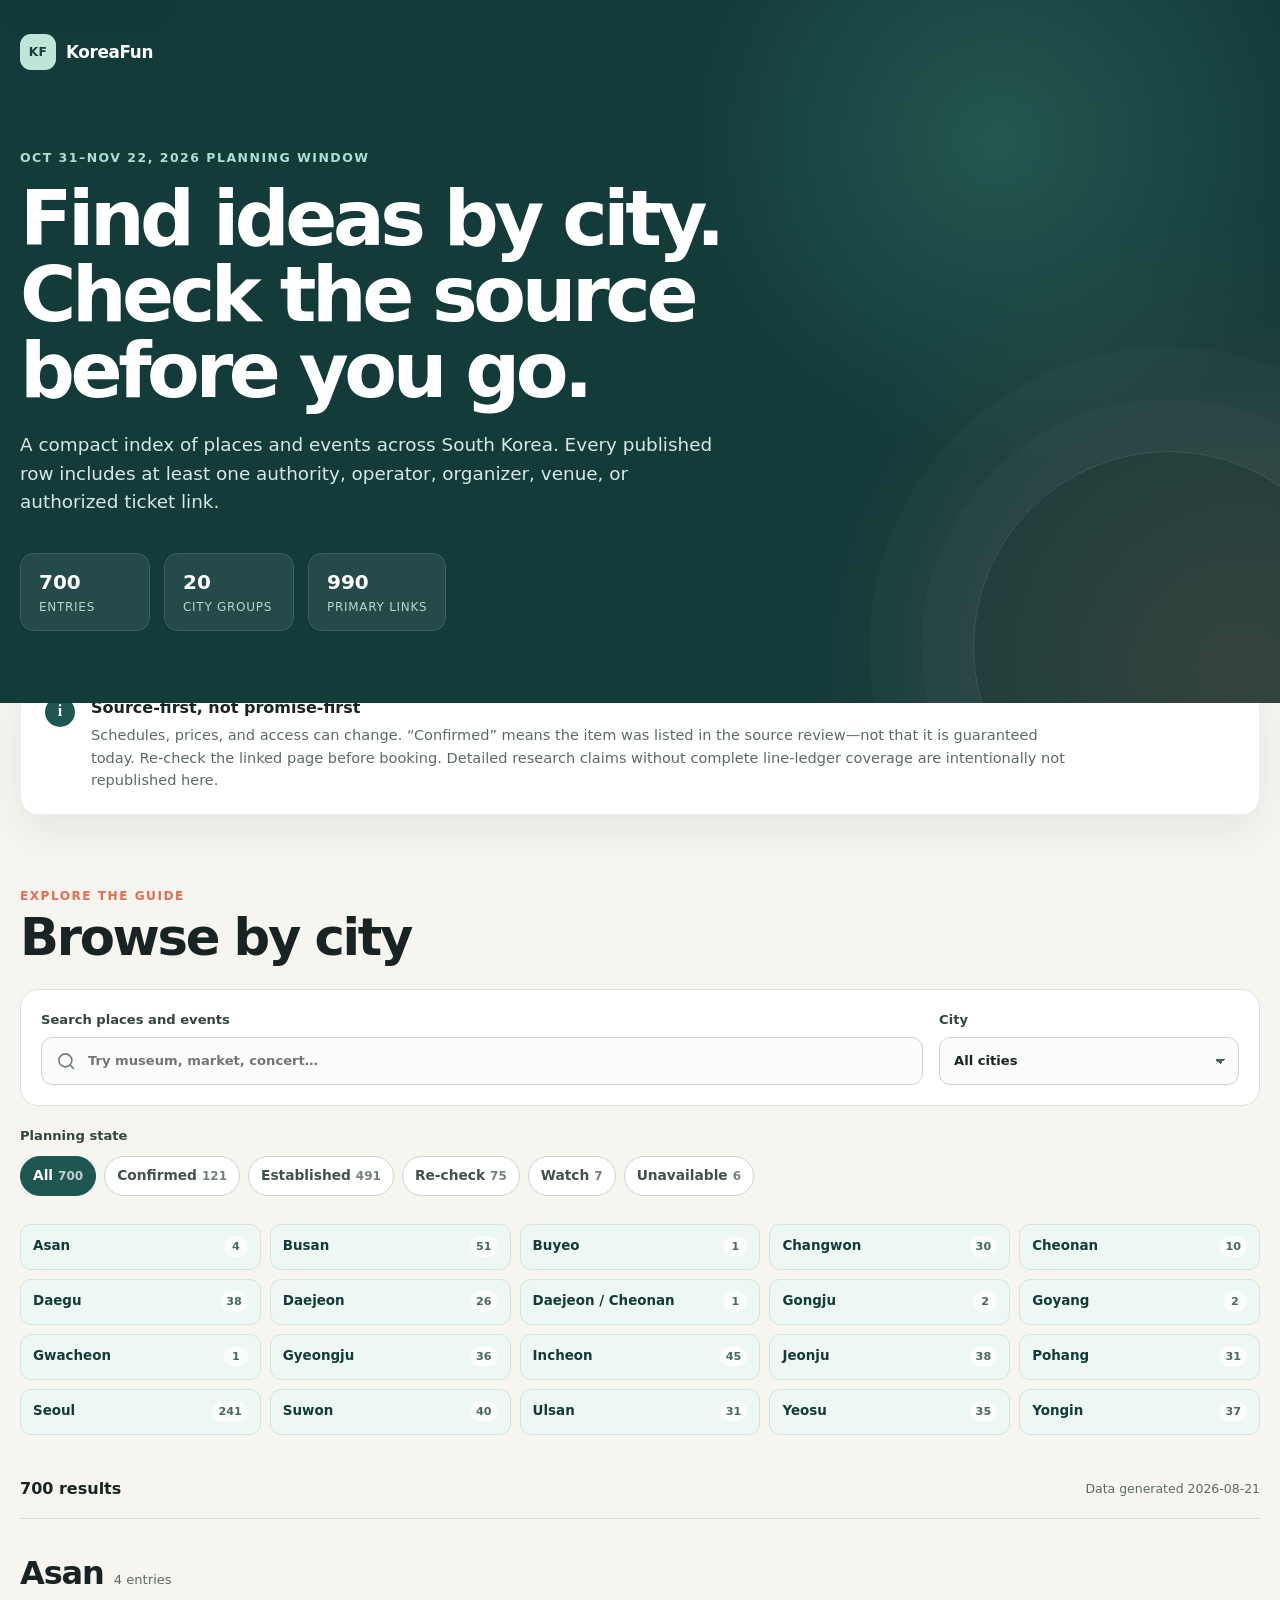
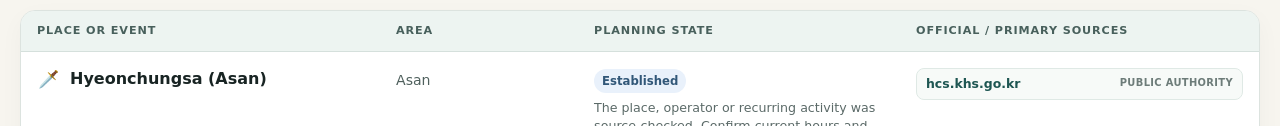
<file: index.html>
<!doctype html>
<html lang="en">
<head>
  <meta charset="utf-8">
  <meta name="viewport" content="width=device-width, initial-scale=1">
  <meta name="description" content="A city-grouped, source-first index of places and events for a 2026 South Korea trip.">
  <meta name="theme-color" content="#123b3a">
  <meta http-equiv="Content-Security-Policy" content="default-src 'self'; script-src 'self'; style-src 'self'; img-src 'self' data:; connect-src 'self'; object-src 'none'; base-uri 'none'; form-action 'self'">
  <title>KoreaFun — source-first city guide</title>
  <link rel="stylesheet" href="styles.css">
  <script src="app.js" defer></script>
</head>
<body>
  <a class="skip-link" href="#results">Skip to results</a>

  <header class="site-header">
    <div class="shell header-inner">
      <a class="brand" href="./" aria-label="KoreaFun home">
        <span class="brand-mark" aria-hidden="true">KF</span>
        <span>KoreaFun</span>
      </a>
      <p class="eyebrow">Oct 31–Nov 22, 2026 planning window</p>
      <h1>Find ideas by city.<br>Check the source before you go.</h1>
      <p class="intro">A compact index of places and events across South Korea. Every published row includes at least one authority, operator, organizer, venue, or authorized ticket link.</p>
      <div class="stats" aria-label="Guide statistics">
        <div class="stat"><strong id="entry-stat">—</strong><span>entries</span></div>
        <div class="stat"><strong id="city-stat">—</strong><span>city groups</span></div>
        <div class="stat"><strong id="source-stat">—</strong><span>primary links</span></div>
      </div>
    </div>
  </header>

  <main>
    <section class="notice shell" aria-labelledby="notice-title">
      <div class="notice-icon" aria-hidden="true">i</div>
      <div>
        <h2 id="notice-title">Source-first, not promise-first</h2>
        <p>Schedules, prices, and access can change. “Confirmed” means the item was listed in the source review—not that it is guaranteed today. Re-check the linked page before booking. Detailed research claims without complete line-ledger coverage are intentionally not republished here.</p>
      </div>
    </section>

    <section class="explorer shell" aria-labelledby="explorer-title">
      <div class="section-heading">
        <div>
          <p class="kicker">Explore the guide</p>
          <h2 id="explorer-title">Browse by city</h2>
        </div>
        <button class="text-button" id="clear-button" type="button" hidden>Clear filters</button>
      </div>

      <form class="filters" id="filters" role="search">
        <label class="field search-field" for="search-input">
          <span>Search places and events</span>
          <span class="input-wrap">
            <svg aria-hidden="true" viewBox="0 0 24 24" width="20" height="20"><path d="m21 21-4.35-4.35m2.35-5.4A7.75 7.75 0 1 1 3.5 11.25a7.75 7.75 0 0 1 15.5 0Z" fill="none" stroke="currentColor" stroke-width="2" stroke-linecap="round"/></svg>
            <input id="search-input" name="q" type="search" autocomplete="off" placeholder="Try museum, market, concert…">
          </span>
        </label>

        <label class="field city-field" for="city-select">
          <span>City</span>
          <select id="city-select" name="city">
            <option value="all">All cities</option>
          </select>
        </label>
      </form>

      <div class="status-filter" aria-labelledby="status-filter-label">
        <span id="status-filter-label">Planning state</span>
        <div class="status-buttons" id="status-buttons"></div>
      </div>

      <nav class="city-index" id="city-index" aria-label="Quick city selection"></nav>

      <div class="results-bar" aria-live="polite">
        <p id="result-count">Loading the guide…</p>
        <p class="updated" id="updated"></p>
      </div>

      <div id="loading" class="state-panel" role="status">
        <span class="loader" aria-hidden="true"></span>
        <p>Loading source-checked entries…</p>
      </div>

      <div id="error" class="state-panel error-panel" role="alert" hidden>
        <p><strong>The guide could not be loaded.</strong></p>
        <p>Check your connection and try again.</p>
        <button id="retry-button" class="primary-button" type="button">Try again</button>
      </div>

      <div id="empty" class="state-panel" hidden>
        <p><strong>No matching entries.</strong></p>
        <p>Try a broader search or clear the filters.</p>
      </div>

      <div id="results" class="results" tabindex="-1"></div>
    </section>
  </main>

  <footer class="site-footer">
    <div class="shell footer-inner">
      <div>
        <a class="brand footer-brand" href="./"><span class="brand-mark" aria-hidden="true">KF</span><span>KoreaFun</span></a>
        <p>A conservative planning index built from explicit first-party and authority links.</p>
      </div>
      <div class="footer-links">
        <a href="https://github.com/karagemop466-tech/KoreaFun/blob/main/audit/SITE-DATA-VERIFICATION.md">Verification method</a>
        <a href="https://github.com/karagemop466-tech/KoreaFun">View repository</a>
      </div>
    </div>
  </footer>

  <noscript>
    <div class="noscript">JavaScript is required to filter and display this guide. The source data is available in <a href="data.json">data.json</a>.</div>
  </noscript>
</body>
</html>
</file>
<file: styles.css>
:root {
  --ink: #182423;
  --muted: #5b6a68;
  --paper: #f7f5ef;
  --surface: #ffffff;
  --line: #dce3df;
  --brand: #123b3a;
  --brand-2: #1e5652;
  --mint: #d8eee7;
  --mint-2: #edf7f3;
  --coral: #e66c55;
  --coral-soft: #fff0eb;
  --gold-soft: #fff4d7;
  --blue-soft: #e9f1fb;
  --gray-soft: #edf0ef;
  --shadow: 0 16px 40px rgba(22, 47, 45, 0.08);
  --radius: 18px;
  --shell: min(1380px, calc(100% - 40px));
}

* {
  box-sizing: border-box;
}

html {
  scroll-behavior: smooth;
}

body {
  margin: 0;
  color: var(--ink);
  background: var(--paper);
  font-family: Inter, ui-sans-serif, system-ui, -apple-system, BlinkMacSystemFont, "Segoe UI", sans-serif;
  font-size: 16px;
  line-height: 1.55;
  -webkit-font-smoothing: antialiased;
}

button,
input,
select {
  font: inherit;
}

button,
a,
input,
select {
  -webkit-tap-highlight-color: transparent;
}

a {
  color: var(--brand-2);
  text-underline-offset: 3px;
}

a:hover {
  color: #0b2f2d;
}

:focus-visible {
  outline: 3px solid #f4ad49;
  outline-offset: 3px;
}

[hidden] {
  display: none !important;
}

.shell {
  width: var(--shell);
  margin-inline: auto;
}

.skip-link {
  position: fixed;
  z-index: 100;
  top: 12px;
  left: 12px;
  padding: 10px 14px;
  color: var(--ink);
  background: #fff;
  border-radius: 8px;
  box-shadow: var(--shadow);
  transform: translateY(-150%);
}

.skip-link:focus {
  transform: translateY(0);
}

.site-header {
  position: relative;
  overflow: hidden;
  color: #fff;
  background:
    radial-gradient(circle at 78% 20%, rgba(114, 195, 169, 0.2) 0, transparent 28%),
    radial-gradient(circle at 97% 95%, rgba(230, 108, 85, 0.17) 0, transparent 32%),
    var(--brand);
}

.site-header::after {
  content: "";
  position: absolute;
  right: -85px;
  bottom: -140px;
  width: 390px;
  height: 390px;
  border: 1px solid rgba(255, 255, 255, 0.12);
  border-radius: 50%;
  box-shadow: 0 0 0 52px rgba(255, 255, 255, 0.025), 0 0 0 104px rgba(255, 255, 255, 0.02);
  pointer-events: none;
}

.header-inner {
  position: relative;
  z-index: 1;
  min-height: 510px;
  padding: 34px 0 72px;
}

.brand {
  display: inline-flex;
  align-items: center;
  gap: 10px;
  color: inherit;
  font-size: 1.05rem;
  font-weight: 760;
  letter-spacing: -0.02em;
  text-decoration: none;
}

.brand:hover {
  color: inherit;
}

.brand-mark {
  display: grid;
  width: 36px;
  height: 36px;
  place-items: center;
  color: var(--brand);
  background: #bfe5d8;
  border-radius: 11px;
  font-size: 0.76rem;
  font-weight: 850;
  letter-spacing: 0.04em;
}

.eyebrow {
  margin: 78px 0 14px;
  color: #aee0d1;
  font-size: 0.78rem;
  font-weight: 780;
  letter-spacing: 0.12em;
  text-transform: uppercase;
}

h1,
h2,
h3,
p {
  margin-top: 0;
}

h1 {
  max-width: 850px;
  margin-bottom: 22px;
  font-size: clamp(2.55rem, 6vw, 5.2rem);
  font-weight: 760;
  letter-spacing: -0.058em;
  line-height: 0.99;
}

.intro {
  max-width: 700px;
  margin-bottom: 36px;
  color: #d8e8e4;
  font-size: clamp(1rem, 2vw, 1.15rem);
}

.stats {
  display: flex;
  flex-wrap: wrap;
  gap: 14px;
}

.stat {
  min-width: 130px;
  padding: 13px 18px;
  background: rgba(255, 255, 255, 0.08);
  border: 1px solid rgba(255, 255, 255, 0.12);
  border-radius: 14px;
  backdrop-filter: blur(8px);
}

.stat strong,
.stat span {
  display: block;
}

.stat strong {
  font-size: 1.25rem;
}

.stat span {
  color: #bcd4ce;
  font-size: 0.75rem;
  letter-spacing: 0.06em;
  text-transform: uppercase;
}

main {
  padding-bottom: 90px;
}

.notice {
  display: grid;
  grid-template-columns: auto 1fr;
  gap: 16px;
  margin-top: -30px;
  padding: 22px 24px;
  background: var(--surface);
  border: 1px solid rgba(18, 59, 58, 0.08);
  border-radius: var(--radius);
  box-shadow: var(--shadow);
}

.notice-icon {
  display: grid;
  width: 30px;
  height: 30px;
  margin-top: 1px;
  place-items: center;
  color: #fff;
  background: var(--brand-2);
  border-radius: 50%;
  font-family: Georgia, serif;
  font-weight: 700;
}

.notice h2 {
  margin: 0 0 4px;
  font-size: 1rem;
}

.notice p {
  max-width: 980px;
  margin: 0;
  color: var(--muted);
  font-size: 0.91rem;
}

.explorer {
  padding-top: 72px;
}

.section-heading {
  display: flex;
  align-items: end;
  justify-content: space-between;
  gap: 20px;
  margin-bottom: 24px;
}

.kicker {
  margin-bottom: 5px;
  color: var(--coral);
  font-size: 0.76rem;
  font-weight: 800;
  letter-spacing: 0.12em;
  text-transform: uppercase;
}

.section-heading h2 {
  margin: 0;
  font-size: clamp(2rem, 4vw, 3.2rem);
  letter-spacing: -0.045em;
  line-height: 1.05;
}

.text-button {
  padding: 8px 0;
  color: var(--brand-2);
  background: transparent;
  border: 0;
  font-weight: 720;
  cursor: pointer;
}

.text-button:hover {
  text-decoration: underline;
  text-underline-offset: 4px;
}

.filters {
  display: grid;
  grid-template-columns: minmax(0, 1fr) minmax(220px, 0.34fr);
  gap: 16px;
  padding: 20px;
  background: var(--surface);
  border: 1px solid var(--line);
  border-radius: var(--radius);
}

.field {
  display: grid;
  gap: 7px;
  color: #344442;
  font-size: 0.82rem;
  font-weight: 720;
}

.input-wrap {
  position: relative;
  display: block;
}

.input-wrap svg {
  position: absolute;
  top: 50%;
  left: 15px;
  color: #71817e;
  pointer-events: none;
  transform: translateY(-50%);
}

input,
select {
  width: 100%;
  height: 48px;
  color: var(--ink);
  background-color: #fbfcfb;
  border: 1px solid #cbd6d2;
  border-radius: 11px;
}

input {
  padding: 0 15px 0 46px;
}

select {
  padding: 0 42px 0 14px;
  background-image: linear-gradient(45deg, transparent 50%, #49615d 50%), linear-gradient(135deg, #49615d 50%, transparent 50%);
  background-position: calc(100% - 18px) 21px, calc(100% - 13px) 21px;
  background-repeat: no-repeat;
  background-size: 5px 5px, 5px 5px;
  appearance: none;
}

input:hover,
select:hover {
  border-color: #93aaa4;
}

.status-filter {
  display: grid;
  gap: 10px;
  margin-top: 20px;
}

.status-filter > span {
  color: #344442;
  font-size: 0.82rem;
  font-weight: 720;
}

.status-buttons {
  display: flex;
  flex-wrap: wrap;
  gap: 8px;
}

.filter-chip,
.city-chip {
  border: 1px solid #cbd6d2;
  cursor: pointer;
  transition: 150ms ease;
}

.filter-chip {
  padding: 8px 12px;
  color: #41514f;
  background: var(--surface);
  border-radius: 999px;
  font-size: 0.86rem;
  font-weight: 680;
}

.filter-chip:hover,
.filter-chip[aria-pressed="true"] {
  color: #fff;
  background: var(--brand-2);
  border-color: var(--brand-2);
}

.filter-chip span {
  margin-left: 5px;
  opacity: 0.72;
  font-size: 0.75rem;
}

.city-index {
  display: grid;
  grid-template-columns: repeat(5, minmax(0, 1fr));
  gap: 9px;
  margin-top: 28px;
}

.city-chip {
  display: flex;
  align-items: center;
  justify-content: space-between;
  gap: 8px;
  min-height: 46px;
  padding: 9px 12px;
  color: var(--brand);
  background: var(--mint-2);
  border-color: #d0e6df;
  border-radius: 11px;
  text-align: left;
  font-size: 0.84rem;
  font-weight: 720;
}

.city-chip:hover,
.city-chip[aria-current="true"] {
  background: #cfe8df;
  border-color: #91baad;
  transform: translateY(-1px);
}

.city-chip span:last-child {
  min-width: 24px;
  padding: 2px 6px;
  color: #4a6862;
  background: rgba(255, 255, 255, 0.7);
  border-radius: 999px;
  font-size: 0.7rem;
  text-align: center;
}

.results-bar {
  display: flex;
  align-items: center;
  justify-content: space-between;
  gap: 20px;
  min-height: 58px;
  margin-top: 26px;
  border-bottom: 1px solid #d5ddd9;
}

.results-bar p {
  margin: 0;
}

#result-count {
  font-weight: 740;
}

.updated {
  color: var(--muted);
  font-size: 0.78rem;
}

.state-panel {
  display: grid;
  min-height: 210px;
  place-content: center;
  color: var(--muted);
  text-align: center;
}

.state-panel p {
  margin-bottom: 5px;
}

.loader {
  width: 30px;
  height: 30px;
  margin: 0 auto 12px;
  border: 3px solid #cee2dc;
  border-top-color: var(--brand-2);
  border-radius: 50%;
  animation: spin 0.8s linear infinite;
}

@keyframes spin {
  to { transform: rotate(360deg); }
}

.error-panel {
  margin-top: 24px;
  background: var(--coral-soft);
  border: 1px solid #f0c5ba;
  border-radius: var(--radius);
}

.primary-button {
  justify-self: center;
  margin-top: 12px;
  padding: 9px 15px;
  color: #fff;
  background: var(--brand-2);
  border: 0;
  border-radius: 9px;
  font-weight: 720;
  cursor: pointer;
}

.results {
  display: grid;
  gap: 34px;
  padding-top: 30px;
}

.city-section {
  scroll-margin-top: 18px;
}

.city-heading {
  display: flex;
  align-items: baseline;
  gap: 10px;
  margin: 0 0 12px;
}

.city-heading h3 {
  margin: 0;
  font-size: clamp(1.45rem, 3vw, 2rem);
  letter-spacing: -0.035em;
}

.city-heading span {
  color: var(--muted);
  font-size: 0.82rem;
}

.table-wrap {
  overflow: hidden;
  background: var(--surface);
  border: 1px solid var(--line);
  border-radius: 15px;
  box-shadow: 0 8px 24px rgba(25, 50, 48, 0.035);
}

table {
  width: 100%;
  border-collapse: collapse;
  table-layout: fixed;
}

caption.sr-only,
.sr-only {
  position: absolute;
  width: 1px;
  height: 1px;
  overflow: hidden;
  clip: rect(0, 0, 0, 0);
  white-space: nowrap;
  clip-path: inset(50%);
}

th {
  padding: 11px 16px;
  color: #48605c;
  background: #edf4f1;
  border-bottom: 1px solid #d5e0dc;
  font-size: 0.7rem;
  font-weight: 800;
  letter-spacing: 0.08em;
  text-align: left;
  text-transform: uppercase;
}

th:nth-child(1) { width: 29%; }
th:nth-child(2) { width: 16%; }
th:nth-child(3) { width: 26%; }
th:nth-child(4) { width: 29%; }

td {
  padding: 16px;
  border-bottom: 1px solid #e7ece9;
  vertical-align: top;
}

tbody tr:last-child td {
  border-bottom: 0;
}

tbody tr:hover {
  background: #fcfdfc;
}

.entry-name {
  display: flex;
  gap: 10px;
  font-weight: 740;
  line-height: 1.36;
}

.entry-icon {
  flex: 0 0 auto;
  width: 23px;
  font-size: 1.05rem;
  text-align: center;
}

.area {
  color: #4f605d;
  font-size: 0.88rem;
}

.status-pill {
  display: inline-block;
  margin-bottom: 6px;
  padding: 3px 8px;
  border-radius: 999px;
  font-size: 0.73rem;
  font-weight: 800;
}

.status-confirmed { color: #185f49; background: var(--mint); }
.status-established { color: #315778; background: var(--blue-soft); }
.status-recheck { color: #7b5714; background: var(--gold-soft); }
.status-watch { color: #9a4937; background: var(--coral-soft); }
.status-unavailable { color: #4f5a58; background: var(--gray-soft); }

.planning-note {
  margin: 0;
  color: var(--muted);
  font-size: 0.79rem;
  line-height: 1.45;
}

.source-list {
  display: grid;
  gap: 7px;
  margin: 0;
  padding: 0;
  list-style: none;
}

.source-link {
  display: grid;
  grid-template-columns: minmax(0, 1fr) auto;
  gap: 8px;
  align-items: center;
  padding: 7px 9px;
  color: var(--brand-2);
  background: #f7faf8;
  border: 1px solid #dfe9e5;
  border-radius: 8px;
  font-size: 0.78rem;
  font-weight: 700;
  line-height: 1.3;
  text-decoration: none;
}

.source-link:hover {
  color: #092c2a;
  background: var(--mint-2);
  border-color: #afccc3;
}

.source-link-name {
  overflow-wrap: anywhere;
}

.source-link-type {
  color: #6d7c79;
  font-size: 0.62rem;
  font-weight: 700;
  letter-spacing: 0.035em;
  text-align: right;
  text-transform: uppercase;
}

.site-footer {
  color: #d7e5e1;
  background: #102f2e;
}

.footer-inner {
  display: flex;
  justify-content: space-between;
  gap: 40px;
  padding: 44px 0;
}

.footer-brand {
  margin-bottom: 12px;
  color: #fff;
}

.footer-inner p {
  max-width: 580px;
  margin: 0;
  color: #a9c1bb;
  font-size: 0.86rem;
}

.footer-links {
  display: flex;
  flex-wrap: wrap;
  align-content: start;
  gap: 18px;
}

.footer-links a {
  color: #d7e5e1;
  font-size: 0.85rem;
  font-weight: 680;
}

.noscript {
  position: fixed;
  right: 16px;
  bottom: 16px;
  left: 16px;
  z-index: 20;
  padding: 14px;
  color: #3d2a13;
  background: #fff1cc;
  border: 1px solid #ddbd68;
  border-radius: 10px;
  box-shadow: var(--shadow);
  text-align: center;
}

@media (max-width: 1020px) {
  .city-index {
    grid-template-columns: repeat(4, minmax(0, 1fr));
  }

  th:nth-child(1) { width: 27%; }
  th:nth-child(2) { width: 16%; }
  th:nth-child(3) { width: 27%; }
  th:nth-child(4) { width: 30%; }
}

@media (max-width: 760px) {
  :root {
    --shell: min(100% - 26px, 680px);
  }

  .header-inner {
    min-height: 500px;
    padding-top: 24px;
  }

  .eyebrow {
    margin-top: 62px;
  }

  .notice {
    padding: 18px;
  }

  .explorer {
    padding-top: 58px;
  }

  .filters {
    grid-template-columns: 1fr;
    padding: 15px;
  }

  .city-index {
    grid-template-columns: repeat(2, minmax(0, 1fr));
  }

  .results-bar {
    align-items: start;
    flex-direction: column;
    gap: 3px;
    justify-content: center;
  }

  .table-wrap {
    overflow: visible;
    background: transparent;
    border: 0;
    border-radius: 0;
    box-shadow: none;
  }

  table,
  tbody {
    display: block;
  }

  thead {
    position: absolute;
    width: 1px;
    height: 1px;
    overflow: hidden;
    clip-path: inset(50%);
  }

  tbody {
    display: grid;
    gap: 12px;
  }

  tr {
    display: block;
    overflow: hidden;
    background: var(--surface);
    border: 1px solid var(--line);
    border-radius: 13px;
  }

  td {
    display: grid;
    grid-template-columns: 104px minmax(0, 1fr);
    gap: 10px;
    padding: 12px 14px;
    border-bottom: 1px solid #e7ece9;
  }

  td::before {
    content: attr(data-label);
    color: #687875;
    font-size: 0.66rem;
    font-weight: 800;
    letter-spacing: 0.07em;
    text-transform: uppercase;
  }

  td:last-child {
    border-bottom: 0;
  }

  .entry-name {
    margin-top: -2px;
  }

  .footer-inner {
    flex-direction: column;
  }
}

@media (max-width: 450px) {
  h1 {
    font-size: 2.5rem;
  }

  .header-inner {
    min-height: 540px;
  }

  .stats {
    display: grid;
    grid-template-columns: repeat(3, minmax(0, 1fr));
    width: 100%;
  }

  .stat {
    min-width: 0;
    padding: 10px;
  }

  .stat strong {
    font-size: 1.05rem;
  }

  .notice {
    grid-template-columns: 1fr;
  }

  .notice-icon {
    display: none;
  }

  .section-heading {
    align-items: start;
    flex-direction: column;
  }

  .city-index {
    grid-template-columns: 1fr;
  }

  td {
    grid-template-columns: 1fr;
    gap: 5px;
  }

  .source-link {
    grid-template-columns: 1fr;
  }

  .source-link-type {
    text-align: left;
  }
}

@media (prefers-reduced-motion: reduce) {
  *,
  *::before,
  *::after {
    scroll-behavior: auto !important;
    animation-duration: 0.01ms !important;
    animation-iteration-count: 1 !important;
    transition-duration: 0.01ms !important;
  }
}

@media print {
  .site-header,
  .notice,
  .filters,
  .status-filter,
  .city-index,
  .text-button,
  .site-footer {
    display: none !important;
  }

  body {
    background: #fff;
  }

  .explorer {
    width: 100%;
    padding: 0;
  }

  .table-wrap {
    box-shadow: none;
  }

  a {
    color: #000;
  }
}
</file>
